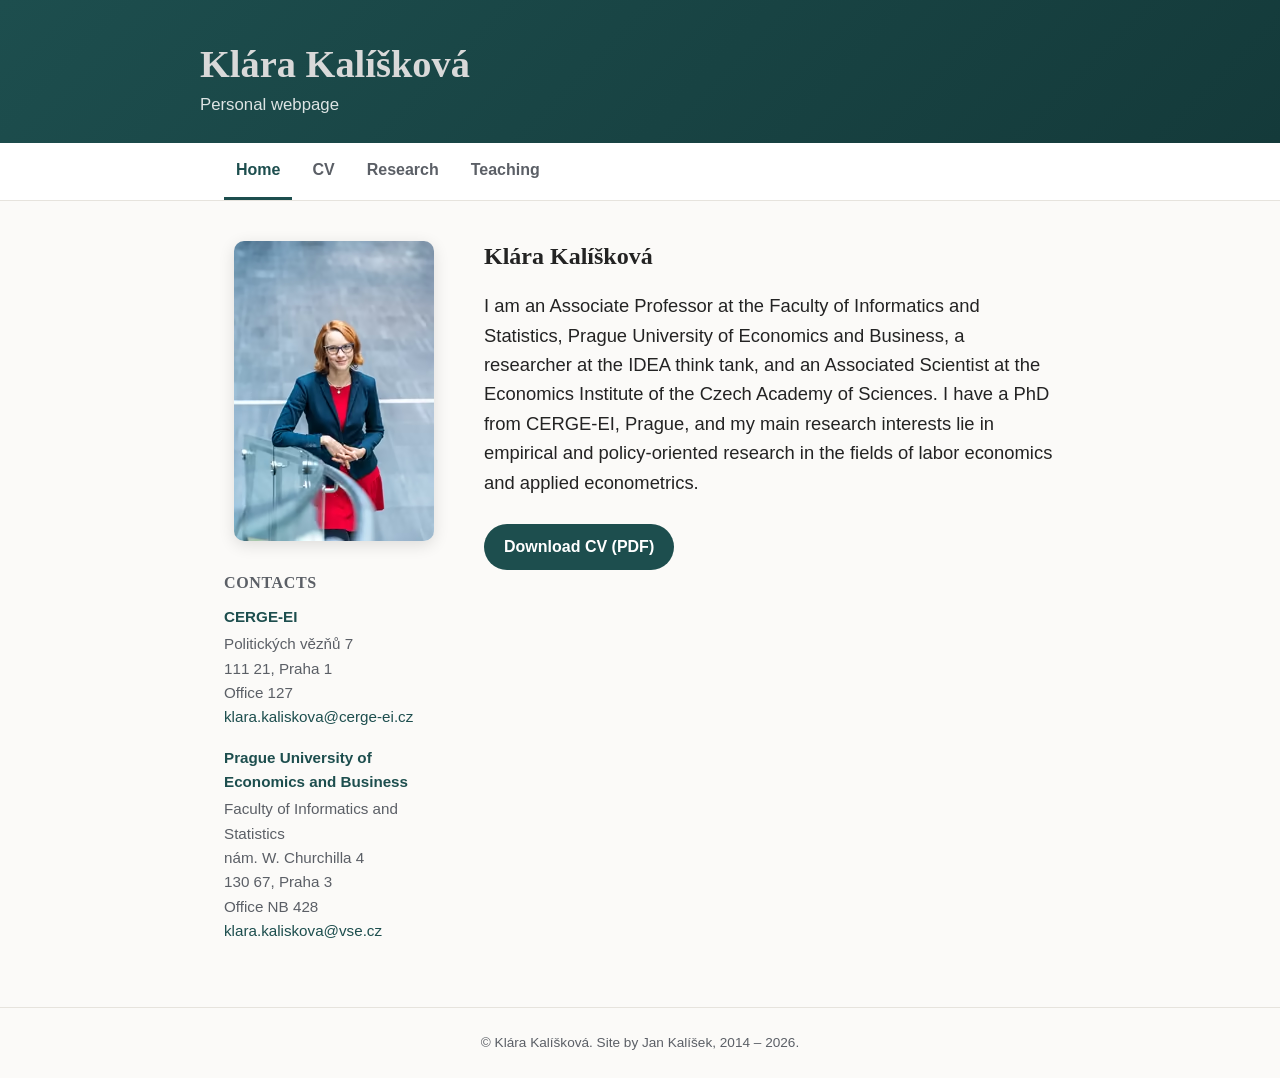
<file: index.html>
<!DOCTYPE html>
<html lang="en">
<head>
<meta charset="UTF-8">
<meta name="viewport" content="width=device-width, initial-scale=1.0">
<title>Klára Kalíšková – Personal Webpage</title>
<meta name="description" content="Klára Kalíšková, Associate Professor at Prague University of Economics and Business, researcher at IDEA think tank and the Economics Institute of the Czech Academy of Sciences.">
<link rel="stylesheet" href="assets/css/style.css">
</head>
<body>

<header class="site-header">
  <div class="site-header-inner">
    <h1 class="site-title">Klára Kalíšková</h1>
    <p class="site-subtitle">Personal webpage</p>
  </div>
</header>

<nav class="main-nav">
  <ul>
    <li><a href="index.html" class="active">Home</a></li>
    <li><a href="cv.html">CV</a></li>
    <li><a href="research.html">Research</a></li>
    <li><a href="teaching.html">Teaching</a></li>
  </ul>
</nav>

<main>
  <aside class="sidebar">
    <picture>
      <source type="image/avif" srcset="assets/img/kkaliskova-200w.avif 200w, assets/img/kkaliskova-400w.avif 400w" sizes="200px">
      <source type="image/webp" srcset="assets/img/kkaliskova-200w.webp 200w, assets/img/kkaliskova-400w.webp 400w" sizes="200px">
      <img src="assets/img/kkaliskova-400w.jpg" srcset="assets/img/kkaliskova-200w.jpg 200w, assets/img/kkaliskova-400w.jpg 400w" sizes="200px" alt="Klára Kalíšková" width="200" height="300" fetchpriority="high" decoding="async">
    </picture>
    <h2>Contacts</h2>
    <div class="contact-block">
      <div class="org">
        <strong><a href="https://www.cerge-ei.cz/" target="_blank" rel="noopener">CERGE-EI</a></strong>
        <address>
          Politických vězňů 7<br>
          111 21, Praha 1<br>
          Office 127<br>
          <a href="mailto:klara.kaliskova@cerge-ei.cz">klara.kaliskova@cerge-ei.cz</a>
        </address>
      </div>
      <div class="org">
        <strong><a href="https://fis.vse.cz/english/" target="_blank" rel="noopener">Prague University of Economics and Business</a></strong>
        <address>
          Faculty of Informatics and Statistics<br>
          nám. W. Churchilla 4<br>
          130 67, Praha 3<br>
          Office NB 428<br>
          <a href="mailto:klara.kaliskova@vse.cz">klara.kaliskova@vse.cz</a>
        </address>
      </div>
    </div>
  </aside>

  <div class="content">
    <section>
      <h1>Klára Kalíšková</h1>
      <p class="lead">I am an Associate Professor at the Faculty of Informatics and Statistics, Prague University of Economics and Business, a researcher at the IDEA think tank, and an Associated Scientist at the Economics Institute of the Czech Academy of Sciences. I have a PhD from CERGE-EI, Prague, and my main research interests lie in empirical and policy-oriented research in the fields of labor economics and applied econometrics.</p>
      <p><a class="btn" href="assets/files/kaliskova_cv.pdf" target="_blank" rel="noopener">Download CV (PDF)</a></p>
    </section>
  </div>
</main>

<footer class="site-footer">
  &copy; Klára Kalíšková. Site by Jan Kalíšek, 2014 &ndash; 2026.
</footer>

</body>
</html>
</file>
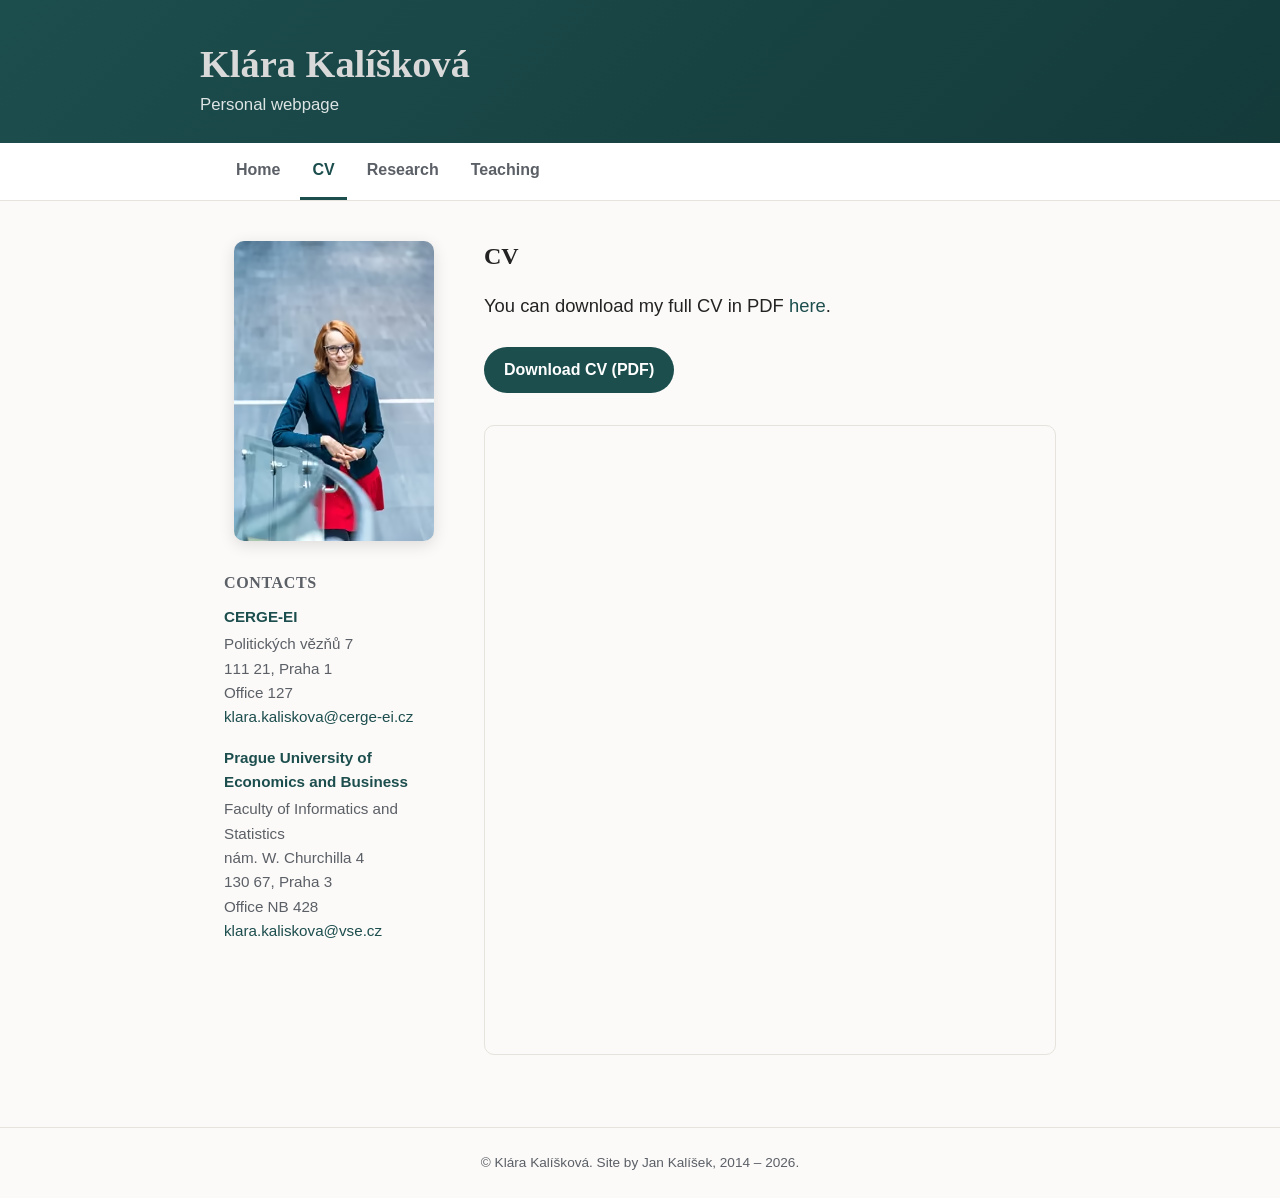
<file: cv.html>
<!DOCTYPE html>
<html lang="en">
<head>
<meta charset="UTF-8">
<meta name="viewport" content="width=device-width, initial-scale=1.0">
<title>CV – Klára Kalíšková</title>
<link rel="stylesheet" href="assets/css/style.css">
</head>
<body>

<header class="site-header">
  <div class="site-header-inner">
    <h1 class="site-title">Klára Kalíšková</h1>
    <p class="site-subtitle">Personal webpage</p>
  </div>
</header>

<nav class="main-nav">
  <ul>
    <li><a href="index.html">Home</a></li>
    <li><a href="cv.html" class="active">CV</a></li>
    <li><a href="research.html">Research</a></li>
    <li><a href="teaching.html">Teaching</a></li>
  </ul>
</nav>

<main>
  <aside class="sidebar">
    <picture>
      <source type="image/avif" srcset="assets/img/kkaliskova-200w.avif 200w, assets/img/kkaliskova-400w.avif 400w" sizes="200px">
      <source type="image/webp" srcset="assets/img/kkaliskova-200w.webp 200w, assets/img/kkaliskova-400w.webp 400w" sizes="200px">
      <img src="assets/img/kkaliskova-400w.jpg" srcset="assets/img/kkaliskova-200w.jpg 200w, assets/img/kkaliskova-400w.jpg 400w" sizes="200px" alt="Klára Kalíšková" width="200" height="300" fetchpriority="high" decoding="async">
    </picture>
    <h2>Contacts</h2>
    <div class="contact-block">
      <div class="org">
        <strong><a href="https://www.cerge-ei.cz/" target="_blank" rel="noopener">CERGE-EI</a></strong>
        <address>
          Politických vězňů 7<br>
          111 21, Praha 1<br>
          Office 127<br>
          <a href="mailto:klara.kaliskova@cerge-ei.cz">klara.kaliskova@cerge-ei.cz</a>
        </address>
      </div>
      <div class="org">
        <strong><a href="https://fis.vse.cz/english/" target="_blank" rel="noopener">Prague University of Economics and Business</a></strong>
        <address>
          Faculty of Informatics and Statistics<br>
          nám. W. Churchilla 4<br>
          130 67, Praha 3<br>
          Office NB 428<br>
          <a href="mailto:klara.kaliskova@vse.cz">klara.kaliskova@vse.cz</a>
        </address>
      </div>
    </div>
  </aside>

  <div class="content">
    <section>
      <h1>CV</h1>
      <p class="lead">You can download my full CV in PDF <a href="assets/files/kaliskova_cv.pdf" target="_blank" rel="noopener">here</a>.</p>
      <p><a class="btn" href="assets/files/kaliskova_cv.pdf" target="_blank" rel="noopener">Download CV (PDF)</a></p>
      <iframe class="doc-embed" src="assets/files/kaliskova_cv.pdf" title="CV of Klára Kalíšková"></iframe>
    </section>
  </div>
</main>

<footer class="site-footer">
  &copy; Klára Kalíšková. Site by Jan Kalíšek, 2014 &ndash; 2026.
</footer>

</body>
</html>
</file>
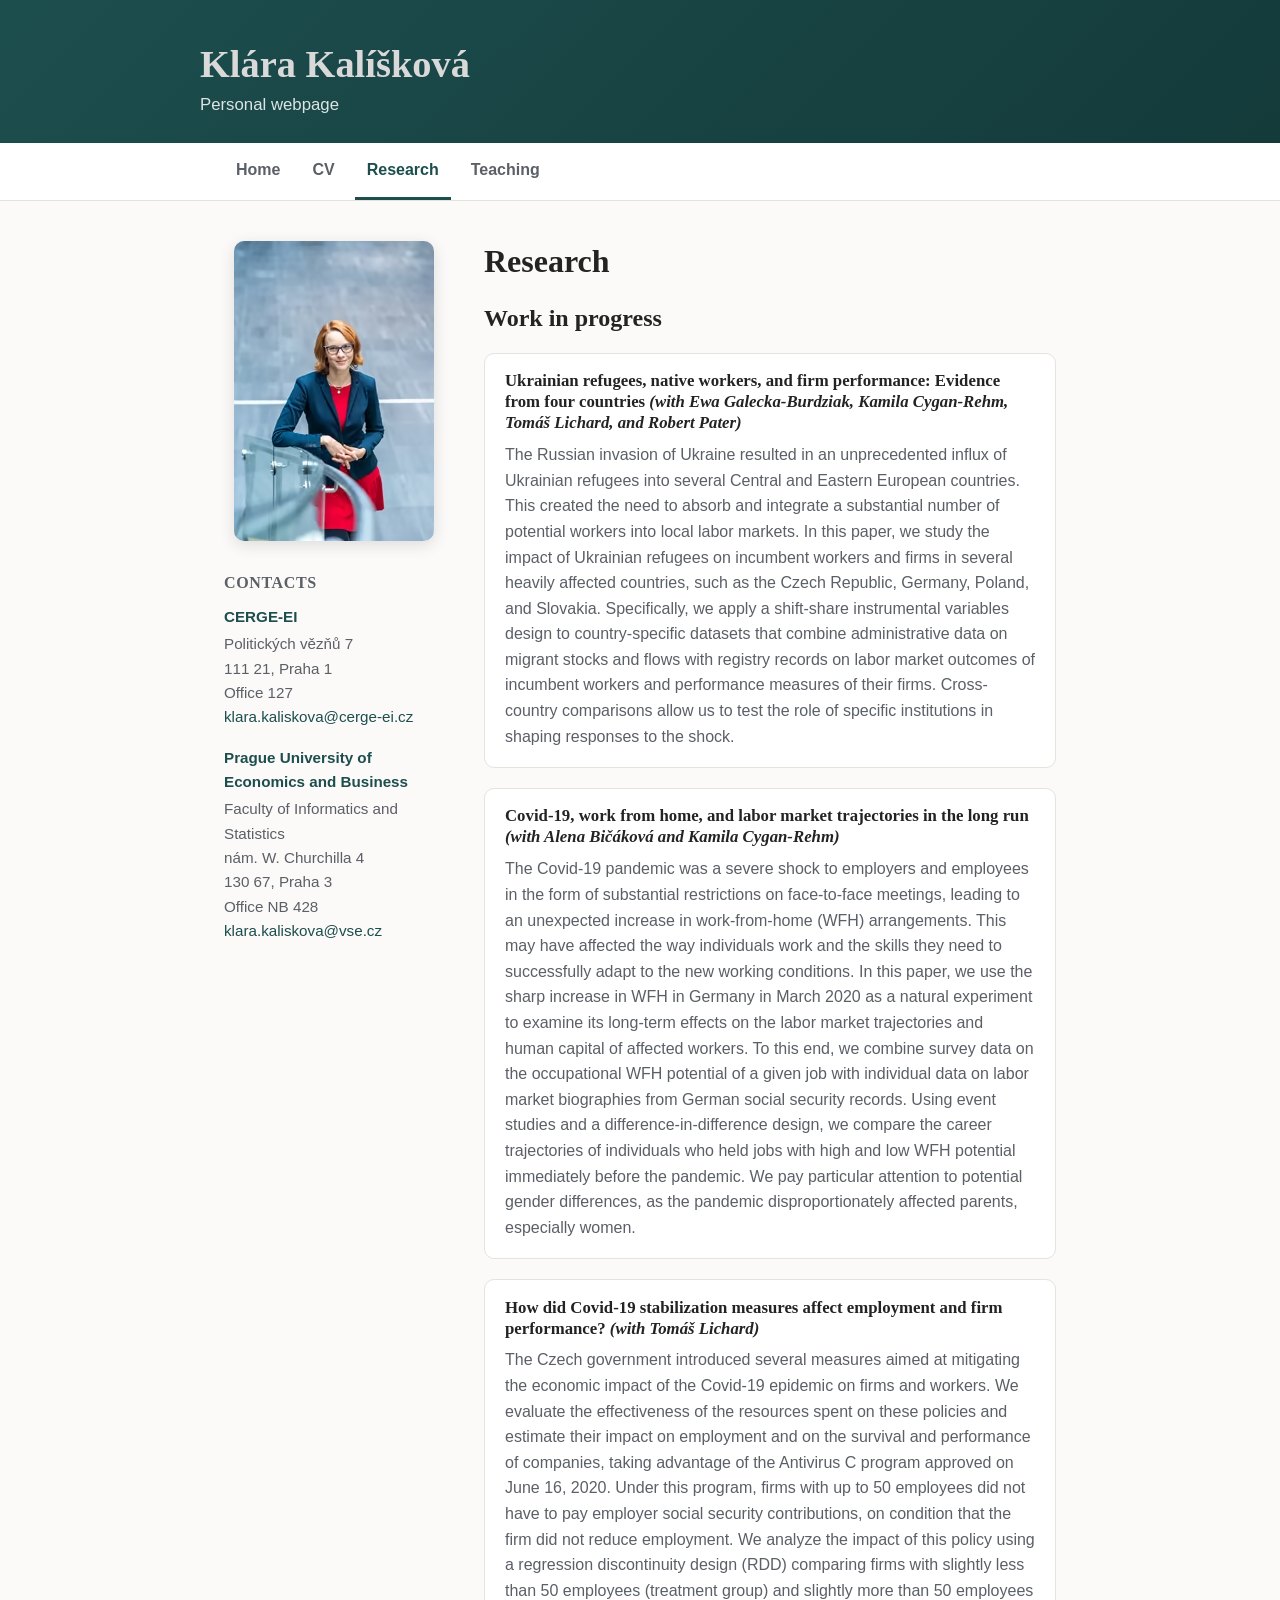
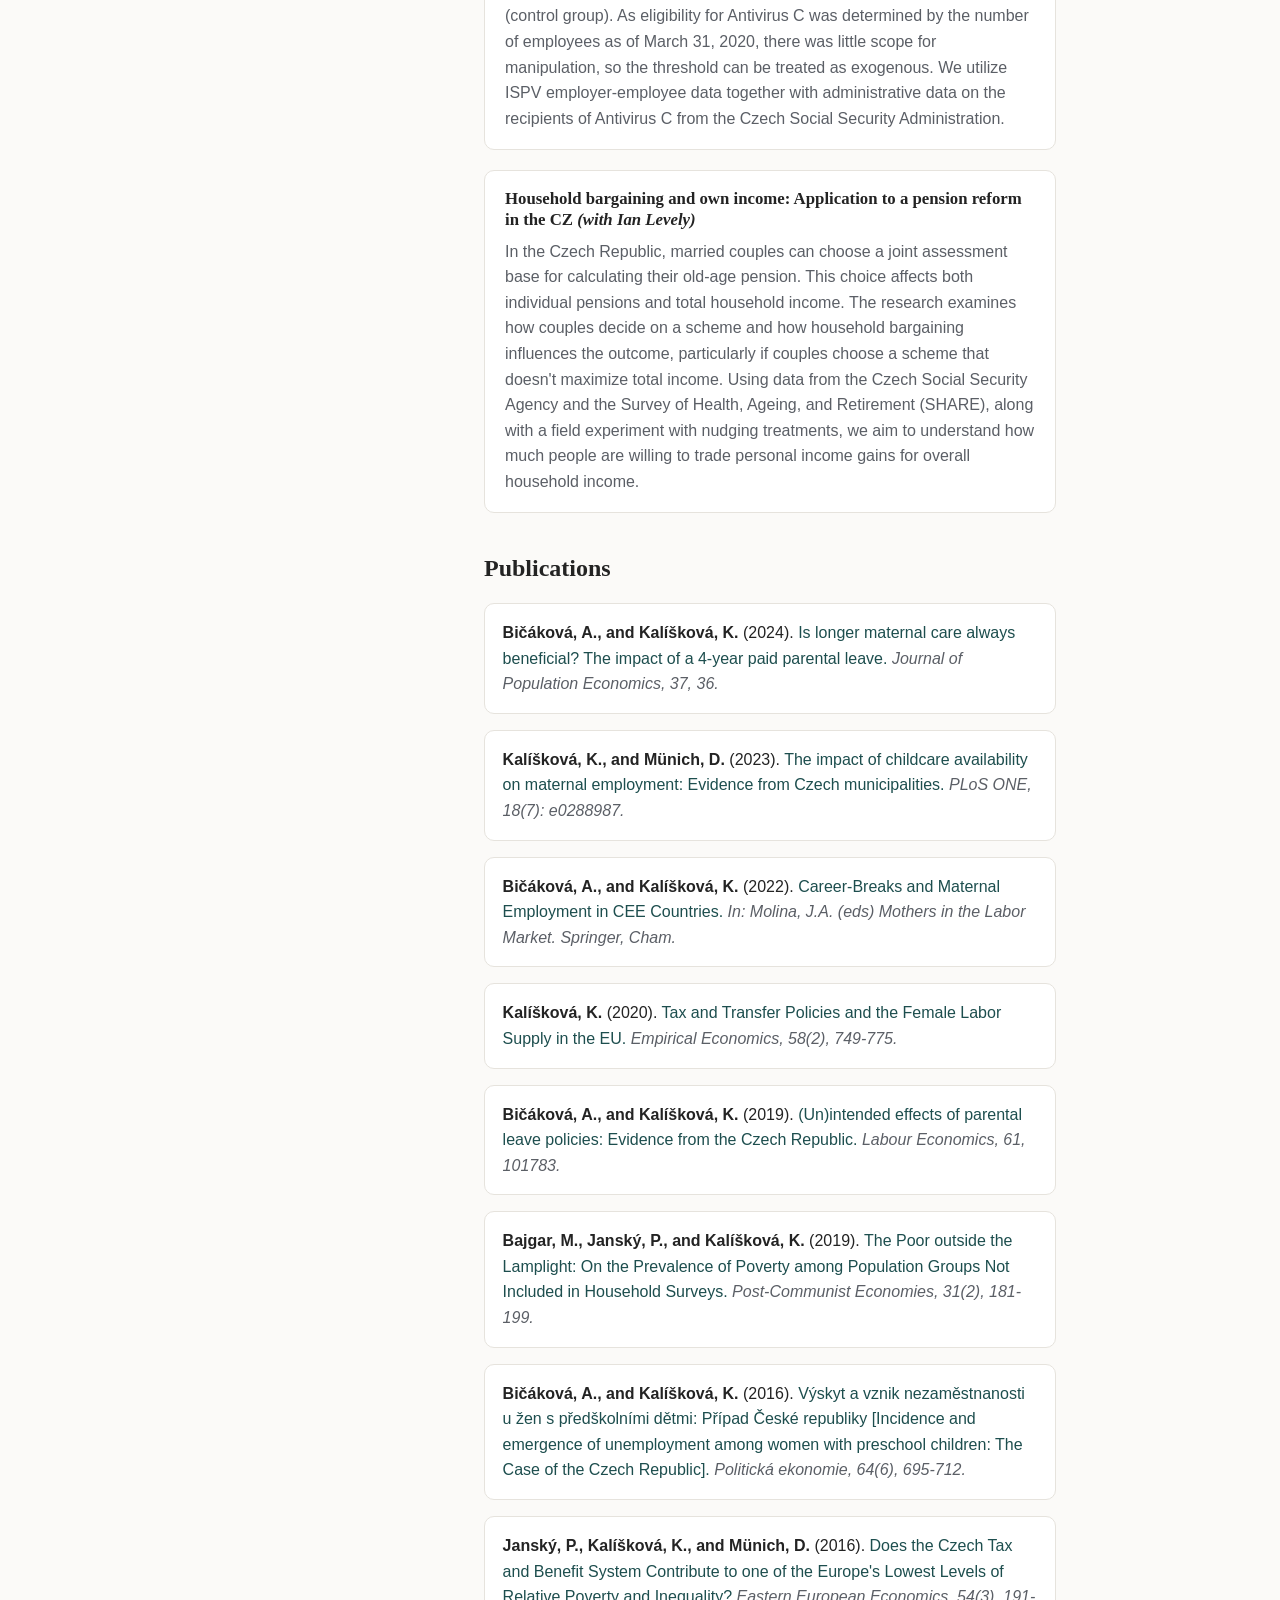
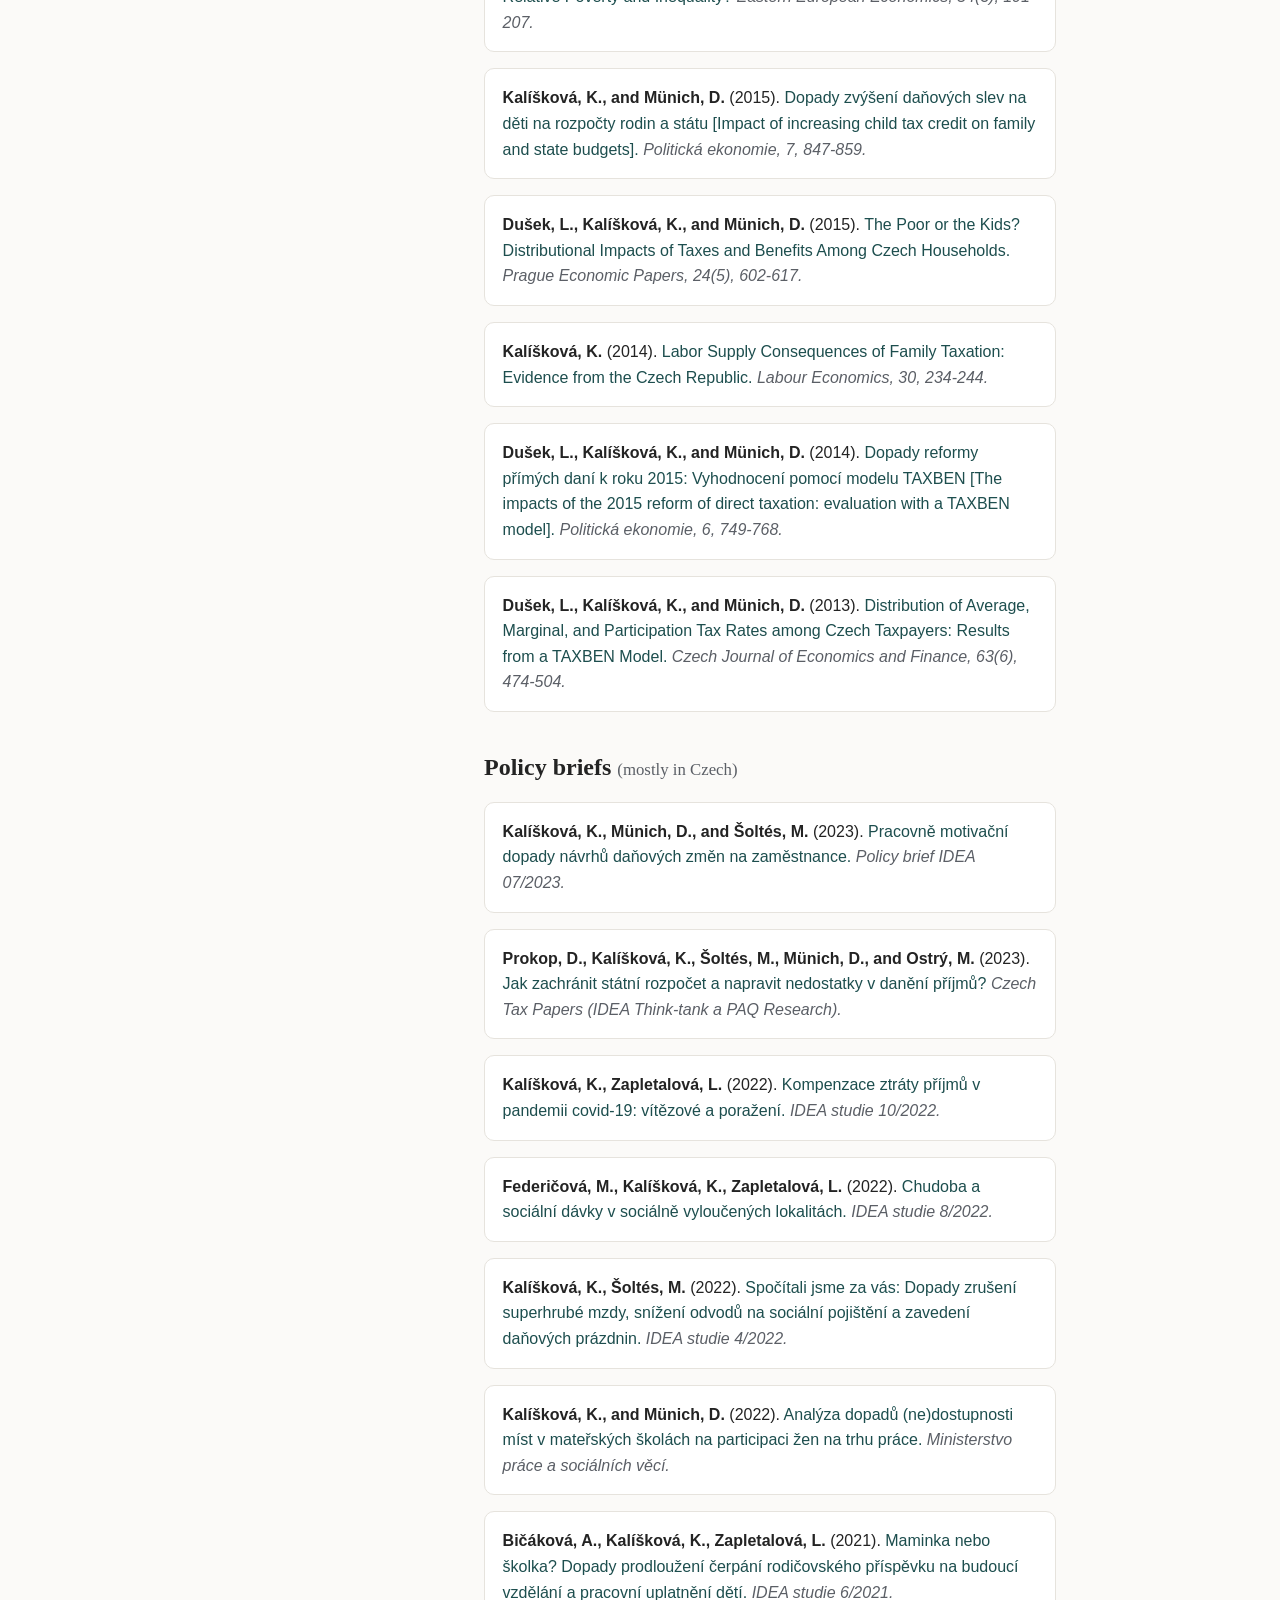
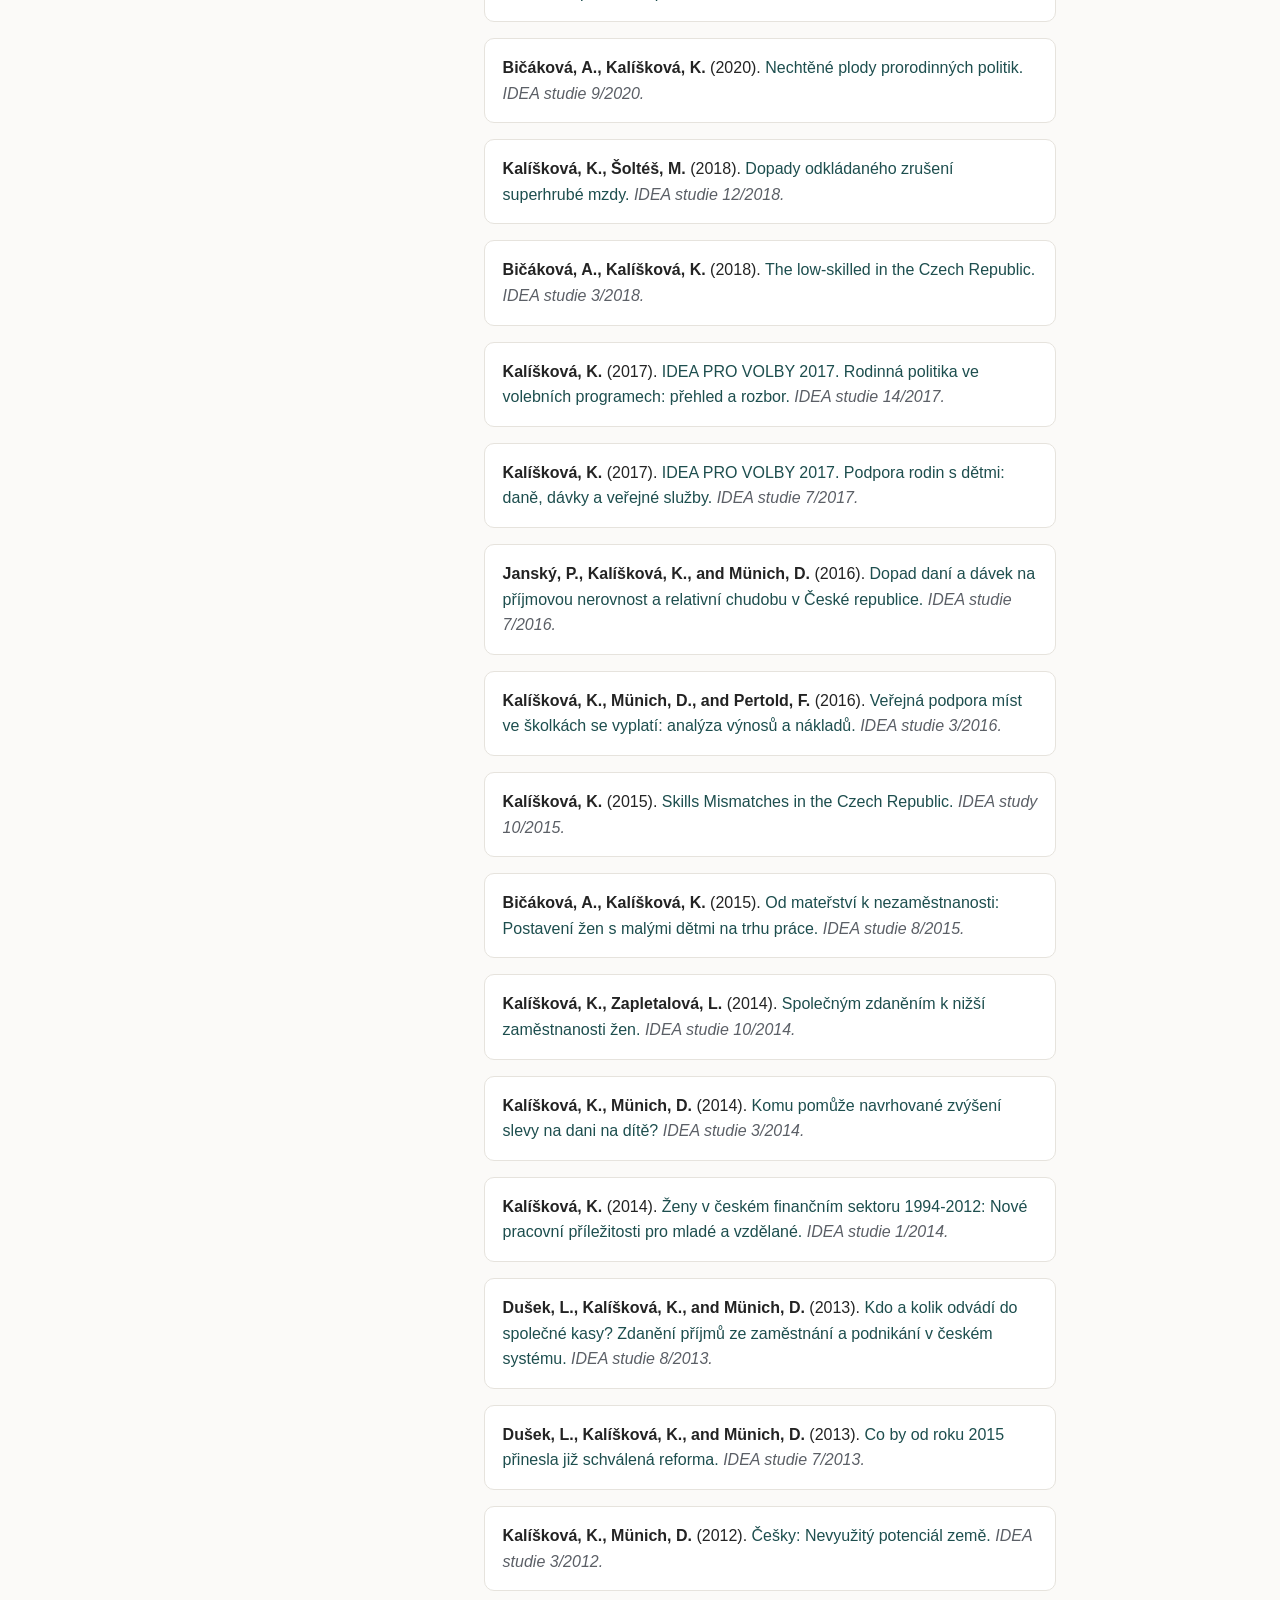
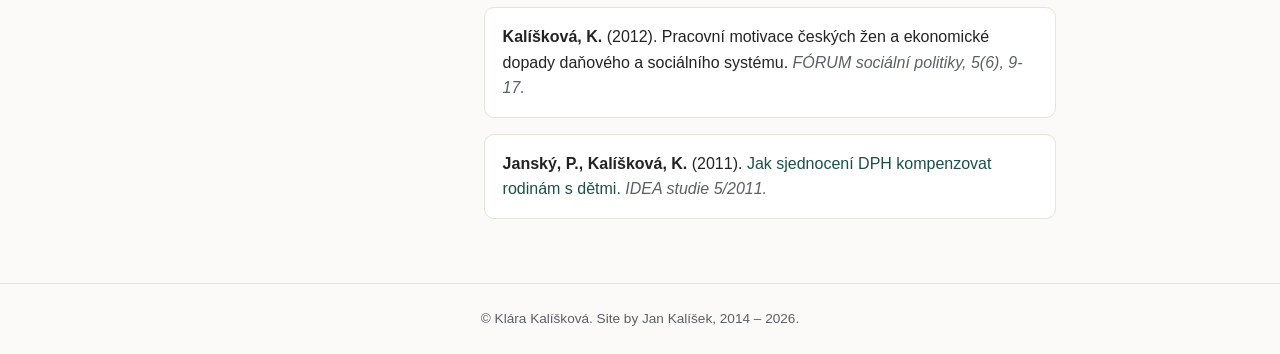
<file: research.html>
<!DOCTYPE html>
<html lang="en">
<head>
<meta charset="UTF-8">
<meta name="viewport" content="width=device-width, initial-scale=1.0">
<title>Research – Klára Kalíšková</title>
<link rel="stylesheet" href="assets/css/style.css">
</head>
<body>

<header class="site-header">
  <div class="site-header-inner">
    <h1 class="site-title">Klára Kalíšková</h1>
    <p class="site-subtitle">Personal webpage</p>
  </div>
</header>

<nav class="main-nav">
  <ul>
    <li><a href="index.html">Home</a></li>
    <li><a href="cv.html">CV</a></li>
    <li><a href="research.html" class="active">Research</a></li>
    <li><a href="teaching.html">Teaching</a></li>
  </ul>
</nav>

<main>
  <aside class="sidebar">
    <picture>
      <source type="image/avif" srcset="assets/img/kkaliskova-200w.avif 200w, assets/img/kkaliskova-400w.avif 400w" sizes="200px">
      <source type="image/webp" srcset="assets/img/kkaliskova-200w.webp 200w, assets/img/kkaliskova-400w.webp 400w" sizes="200px">
      <img src="assets/img/kkaliskova-400w.jpg" srcset="assets/img/kkaliskova-200w.jpg 200w, assets/img/kkaliskova-400w.jpg 400w" sizes="200px" alt="Klára Kalíšková" width="200" height="300" fetchpriority="high" decoding="async">
    </picture>
    <h2>Contacts</h2>
    <div class="contact-block">
      <div class="org">
        <strong><a href="https://www.cerge-ei.cz/" target="_blank" rel="noopener">CERGE-EI</a></strong>
        <address>
          Politických vězňů 7<br>
          111 21, Praha 1<br>
          Office 127<br>
          <a href="mailto:klara.kaliskova@cerge-ei.cz">klara.kaliskova@cerge-ei.cz</a>
        </address>
      </div>
      <div class="org">
        <strong><a href="https://fis.vse.cz/english/" target="_blank" rel="noopener">Prague University of Economics and Business</a></strong>
        <address>
          Faculty of Informatics and Statistics<br>
          nám. W. Churchilla 4<br>
          130 67, Praha 3<br>
          Office NB 428<br>
          <a href="mailto:klara.kaliskova@vse.cz">klara.kaliskova@vse.cz</a>
        </address>
      </div>
    </div>
  </aside>

  <div class="content">
    <h1>Research</h1>

    <section>
      <h2>Work in progress</h2>

      <div class="wip-item">
        <h3>Ukrainian refugees, native workers, and firm performance: Evidence from four countries <em>(with Ewa Galecka-Burdziak, Kamila Cygan-Rehm, Tomáš Lichard, and Robert Pater)</em></h3>
        <p>The Russian invasion of Ukraine resulted in an unprecedented influx of Ukrainian refugees into several Central and Eastern European countries. This created the need to absorb and integrate a substantial number of potential workers into local labor markets. In this paper, we study the impact of Ukrainian refugees on incumbent workers and firms in several heavily affected countries, such as the Czech Republic, Germany, Poland, and Slovakia. Specifically, we apply a shift-share instrumental variables design to country-specific datasets that combine administrative data on migrant stocks and flows with registry records on labor market outcomes of incumbent workers and performance measures of their firms. Cross-country comparisons allow us to test the role of specific institutions in shaping responses to the shock.</p>
      </div>

      <div class="wip-item">
        <h3>Covid-19, work from home, and labor market trajectories in the long run <em>(with Alena Bičáková and Kamila Cygan-Rehm)</em></h3>
        <p>The Covid-19 pandemic was a severe shock to employers and employees in the form of substantial restrictions on face-to-face meetings, leading to an unexpected increase in work-from-home (WFH) arrangements. This may have affected the way individuals work and the skills they need to successfully adapt to the new working conditions. In this paper, we use the sharp increase in WFH in Germany in March 2020 as a natural experiment to examine its long-term effects on the labor market trajectories and human capital of affected workers. To this end, we combine survey data on the occupational WFH potential of a given job with individual data on labor market biographies from German social security records. Using event studies and a difference-in-difference design, we compare the career trajectories of individuals who held jobs with high and low WFH potential immediately before the pandemic. We pay particular attention to potential gender differences, as the pandemic disproportionately affected parents, especially women.</p>
      </div>

      <div class="wip-item">
        <h3>How did Covid-19 stabilization measures affect employment and firm performance? <em>(with Tomáš Lichard)</em></h3>
        <p>The Czech government introduced several measures aimed at mitigating the economic impact of the Covid-19 epidemic on firms and workers. We evaluate the effectiveness of the resources spent on these policies and estimate their impact on employment and on the survival and performance of companies, taking advantage of the Antivirus C program approved on June 16, 2020. Under this program, firms with up to 50 employees did not have to pay employer social security contributions, on condition that the firm did not reduce employment. We analyze the impact of this policy using a regression discontinuity design (RDD) comparing firms with slightly less than 50 employees (treatment group) and slightly more than 50 employees (control group). As eligibility for Antivirus C was determined by the number of employees as of March 31, 2020, there was little scope for manipulation, so the threshold can be treated as exogenous. We utilize ISPV employer-employee data together with administrative data on the recipients of Antivirus C from the Czech Social Security Administration.</p>
      </div>

      <div class="wip-item">
        <h3>Household bargaining and own income: Application to a pension reform in the CZ <em>(with Ian Levely)</em></h3>
        <p>In the Czech Republic, married couples can choose a joint assessment base for calculating their old-age pension. This choice affects both individual pensions and total household income. The research examines how couples decide on a scheme and how household bargaining influences the outcome, particularly if couples choose a scheme that doesn't maximize total income. Using data from the Czech Social Security Agency and the Survey of Health, Ageing, and Retirement (SHARE), along with a field experiment with nudging treatments, we aim to understand how much people are willing to trade personal income gains for overall household income.</p>
      </div>
    </section>

    <section>
      <h2>Publications</h2>
      <ul class="pub-list">
        <li><span class="pub-authors">Bičáková, A., and Kalíšková, K.</span> (2024). <a href="https://doi.org/10.1007/s00148-024-01010-1" target="_blank" rel="noopener">Is longer maternal care always beneficial? The impact of a 4-year paid parental leave.</a> <span class="pub-journal">Journal of Population Economics, 37, 36.</span></li>
        <li><span class="pub-authors">Kalíšková, K., and Münich, D.</span> (2023). <a href="https://journals.plos.org/plosone/article?id=10.1371/journal.pone.0288987" target="_blank" rel="noopener">The impact of childcare availability on maternal employment: Evidence from Czech municipalities.</a> <span class="pub-journal">PLoS ONE, 18(7): e0288987.</span></li>
        <li><span class="pub-authors">Bičáková, A., and Kalíšková, K.</span> (2022). <a href="https://link.springer.com/chapter/10.1007/978-3-030-99780-9_8" target="_blank" rel="noopener">Career-Breaks and Maternal Employment in CEE Countries.</a> <span class="pub-journal">In: Molina, J.A. (eds) Mothers in the Labor Market. Springer, Cham.</span></li>
        <li><span class="pub-authors">Kalíšková, K.</span> (2020). <a href="https://www.researchgate.net/publication/326756650_Tax_and_transfer_policies_and_the_female_labor_supply_in_the_EU" target="_blank" rel="noopener">Tax and Transfer Policies and the Female Labor Supply in the EU.</a> <span class="pub-journal">Empirical Economics, 58(2), 749-775.</span></li>
        <li><span class="pub-authors">Bičáková, A., and Kalíšková, K.</span> (2019). <a href="https://www.researchgate.net/publication/334484108_Unintended_effects_of_parental_leave_policies_Evidence_from_the_Czech_Republic" target="_blank" rel="noopener">(Un)intended effects of parental leave policies: Evidence from the Czech Republic.</a> <span class="pub-journal">Labour Economics, 61, 101783.</span></li>
        <li><span class="pub-authors">Bajgar, M., Janský, P., and Kalíšková, K.</span> (2019). <a href="https://www.researchgate.net/publication/329334574_The_poor_outside_the_lamplight_on_the_prevalence_of_poverty_among_population_groups_not_included_in_household_surveys" target="_blank" rel="noopener">The Poor outside the Lamplight: On the Prevalence of Poverty among Population Groups Not Included in Household Surveys.</a> <span class="pub-journal">Post-Communist Economies, 31(2), 181-199.</span></li>
        <li><span class="pub-authors">Bičáková, A., and Kalíšková, K.</span> (2016). <a href="https://www.vse.cz/polek/download.php?jnl=polek&pdf=1104.pdf" target="_blank" rel="noopener">Výskyt a vznik nezaměstnanosti u žen s předškolními dětmi: Případ České republiky [Incidence and emergence of unemployment among women with preschool children: The Case of the Czech Republic].</a> <span class="pub-journal">Politická ekonomie, 64(6), 695-712.</span></li>
        <li><span class="pub-authors">Janský, P., Kalíšková, K., and Münich, D.</span> (2016). <a href="https://www.tandfonline.com/doi/abs/10.1080/00128775.2016.1149035" target="_blank" rel="noopener">Does the Czech Tax and Benefit System Contribute to one of the Europe's Lowest Levels of Relative Poverty and Inequality?</a> <span class="pub-journal">Eastern European Economics, 54(3), 191-207.</span></li>
        <li><span class="pub-authors">Kalíšková, K., and Münich, D.</span> (2015). <a href="https://www.vse.cz/polek/download.php?jnl=polek&pdf=1038.pdf" target="_blank" rel="noopener">Dopady zvýšení daňových slev na děti na rozpočty rodin a státu [Impact of increasing child tax credit on family and state budgets].</a> <span class="pub-journal">Politická ekonomie, 7, 847-859.</span></li>
        <li><span class="pub-authors">Dušek, L., Kalíšková, K., and Münich, D.</span> (2015). <a href="https://econpapers.repec.org/article/prgjnlpep/v_3a2015_3ay_3a2015_3ai_3a5_3aid_3a550_3ap_3a602-618.htm" target="_blank" rel="noopener">The Poor or the Kids? Distributional Impacts of Taxes and Benefits Among Czech Households.</a> <span class="pub-journal">Prague Economic Papers, 24(5), 602-617.</span></li>
        <li><span class="pub-authors">Kalíšková, K.</span> (2014). <a href="https://www.sciencedirect.com/science/article/abs/pii/S0927537114000517" target="_blank" rel="noopener">Labor Supply Consequences of Family Taxation: Evidence from the Czech Republic.</a> <span class="pub-journal">Labour Economics, 30, 234-244.</span></li>
        <li><span class="pub-authors">Dušek, L., Kalíšková, K., and Münich, D.</span> (2014). <a href="https://www.vse.cz/polek/980" target="_blank" rel="noopener">Dopady reformy přímých daní k roku 2015: Vyhodnocení pomocí modelu TAXBEN [The impacts of the 2015 reform of direct taxation: evaluation with a TAXBEN model].</a> <span class="pub-journal">Politická ekonomie, 6, 749-768.</span></li>
        <li><span class="pub-authors">Dušek, L., Kalíšková, K., and Münich, D.</span> (2013). <a href="https://econpapers.repec.org/article/faufauart/v_3a63_3ay_3a2013_3ai_3a6_3ap_3a474-504.htm" target="_blank" rel="noopener">Distribution of Average, Marginal, and Participation Tax Rates among Czech Taxpayers: Results from a TAXBEN Model.</a> <span class="pub-journal">Czech Journal of Economics and Finance, 63(6), 474-504.</span></li>
      </ul>
    </section>

    <section>
      <h2>Policy briefs <span style="font-weight:400; font-size:0.7em; color:var(--color-muted);">(mostly in Czech)</span></h2>
      <ul class="pub-list">
        <li><span class="pub-authors">Kalíšková, K., Münich, D., and Šoltés, M.</span> (2023). <a href="https://idea.cerge-ei.cz/documents/IDEA_Policy_brief_Danove_zmeny_0714.pdf" target="_blank" rel="noopener">Pracovně motivační dopady návrhů daňových změn na zaměstnance.</a> <span class="pub-journal">Policy brief IDEA 07/2023.</span></li>
        <li><span class="pub-authors">Prokop, D., Kalíšková, K., Šoltés, M., Münich, D., and Ostrý, M.</span> (2023). <a href="https://idea.cerge-ei.cz/files/PAQ_Research/IDEA_PAQ_Reforma_DPFO.pdf" target="_blank" rel="noopener">Jak zachránit státní rozpočet a napravit nedostatky v danění příjmů?</a> <span class="pub-journal">Czech Tax Papers (IDEA Think-tank a PAQ Research).</span></li>
        <li><span class="pub-authors">Kalíšková, K., Zapletalová, L.</span> (2022). <a href="https://idea.cerge-ei.cz/studies/kompenzace-ztraty-prijmu-v-pandemii-covid-19-vitezove-a-porazeni" target="_blank" rel="noopener">Kompenzace ztráty příjmů v pandemii covid-19: vítězové a poražení.</a> <span class="pub-journal">IDEA studie 10/2022.</span></li>
        <li><span class="pub-authors">Federičová, M., Kalíšková, K., Zapletalová, L.</span> (2022). <a href="https://idea.cerge-ei.cz/studies/chudoba-a-socialni-davky-v-socialne-vyloucenych-lokalitach" target="_blank" rel="noopener">Chudoba a sociální dávky v sociálně vyloučených lokalitách.</a> <span class="pub-journal">IDEA studie 8/2022.</span></li>
        <li><span class="pub-authors">Kalíšková, K., Šoltés, M.</span> (2022). <a href="https://idea.cerge-ei.cz/studies/spocitali-jsme-za-vas-dopady-zruseni-superhrube-mzdy-snizeni-odvodu-na-socialni-pojisteni-a-zavedeni-danovych-prazdnin" target="_blank" rel="noopener">Spočítali jsme za vás: Dopady zrušení superhrubé mzdy, snížení odvodů na sociální pojištění a zavedení daňových prázdnin.</a> <span class="pub-journal">IDEA studie 4/2022.</span></li>
        <li><span class="pub-authors">Kalíšková, K., and Münich, D.</span> (2022). <a href="https://rovnaodmena.cz/wp-content/uploads/2022/01/Analyza_dostupnosti_MS_03_jednostrany_26012022.pdf" target="_blank" rel="noopener">Analýza dopadů (ne)dostupnosti míst v mateřských školách na participaci žen na trhu práce.</a> <span class="pub-journal">Ministerstvo práce a sociálních věcí.</span></li>
        <li><span class="pub-authors">Bičáková, A., Kalíšková, K., Zapletalová, L.</span> (2021). <a href="https://idea.cerge-ei.cz/studies/maminka-nebo-skolka-dopady-prodlouzeni-cerpani-rodicovskeho-prispevku-na-budouci-vzdelani-a-pracovni-uplatneni-deti" target="_blank" rel="noopener">Maminka nebo školka? Dopady prodloužení čerpání rodičovského příspěvku na budoucí vzdělání a pracovní uplatnění dětí.</a> <span class="pub-journal">IDEA studie 6/2021.</span></li>
        <li><span class="pub-authors">Bičáková, A., Kalíšková, K.</span> (2020). <a href="https://idea.cerge-ei.cz/studies/nechtene-plody-prorodinnych-politik" target="_blank" rel="noopener">Nechtěné plody prorodinných politik.</a> <span class="pub-journal">IDEA studie 9/2020.</span></li>
        <li><span class="pub-authors">Kalíšková, K., Šoltéš, M.</span> (2018). <a href="https://idea.cerge-ei.cz/files/IDEA_Studie_12_2018_Dopady_danove_reformy/IDEA_Studie_12_2018_Dopady_danove_reformy.html" target="_blank" rel="noopener">Dopady odkládaného zrušení superhrubé mzdy.</a> <span class="pub-journal">IDEA studie 12/2018.</span></li>
        <li><span class="pub-authors">Bičáková, A., Kalíšková, K.</span> (2018). <a href="https://idea.cerge-ei.cz/files/IDEA_Study_3_2018_Low_skilled/mobile/index.html" target="_blank" rel="noopener">The low-skilled in the Czech Republic.</a> <span class="pub-journal">IDEA studie 3/2018.</span></li>
        <li><span class="pub-authors">Kalíšková, K.</span> (2017). <a href="https://idea.cerge-ei.cz/files/IDEA_Studie_14_2017_Rodinna_politika_ve_volebnich_programech/mobile/index.html" target="_blank" rel="noopener">IDEA PRO VOLBY 2017. Rodinná politika ve volebních programech: přehled a rozbor.</a> <span class="pub-journal">IDEA studie 14/2017.</span></li>
        <li><span class="pub-authors">Kalíšková, K.</span> (2017). <a href="https://idea.cerge-ei.cz/files/IDEA_Studie_7_2017_Podpora_rodin_s_detmi/mobile/index.html" target="_blank" rel="noopener">IDEA PRO VOLBY 2017. Podpora rodin s dětmi: daně, dávky a veřejné služby.</a> <span class="pub-journal">IDEA studie 7/2017.</span></li>
        <li><span class="pub-authors">Janský, P., Kalíšková, K., and Münich, D.</span> (2016). <a href="https://idea.cerge-ei.cz/files/IDEA_Studie_7_2016_Dopad_dani_a_davek_na_chudobu/files/downloads/IDEA_Studie_7_2016_Dopad_dani_a_davek_na_chudobu.pdf" target="_blank" rel="noopener">Dopad daní a dávek na příjmovou nerovnost a relativní chudobu v České republice.</a> <span class="pub-journal">IDEA studie 7/2016.</span></li>
        <li><span class="pub-authors">Kalíšková, K., Münich, D., and Pertold, F.</span> (2016). <a href="http://idea.cerge-ei.cz/files/IDEA_Studie_3_2016_Verejna_podpora_mist_ve_skolkach/IDEA_Studie_3_2016_Verejna_podpora_mist_ve_skolkach.html" target="_blank" rel="noopener">Veřejná podpora míst ve školkách se vyplatí: analýza výnosů a nákladů.</a> <span class="pub-journal">IDEA studie 3/2016.</span></li>
        <li><span class="pub-authors">Kalíšková, K.</span> (2015). <a href="https://idea.cerge-ei.cz/files/IDEA_Study_10_Skills_Mismatches/mobile/index.html" target="_blank" rel="noopener">Skills Mismatches in the Czech Republic.</a> <span class="pub-journal">IDEA study 10/2015.</span></li>
        <li><span class="pub-authors">Bičáková, A., Kalíšková, K.</span> (2015). <a href="https://idea.cerge-ei.cz/files/IDEA_Studie_8_2015_Od_materstvi_k_nezamestnanosti/mobile/index.html" target="_blank" rel="noopener">Od mateřství k nezaměstnanosti: Postavení žen s malými dětmi na trhu práce.</a> <span class="pub-journal">IDEA studie 8/2015.</span></li>
        <li><span class="pub-authors">Kalíšková, K., Zapletalová, L.</span> (2014). <a href="http://idea.cerge-ei.cz/files/IDEA_Studie_10_2014.pdf" target="_blank" rel="noopener">Společným zdaněním k nižší zaměstnanosti žen.</a> <span class="pub-journal">IDEA studie 10/2014.</span></li>
        <li><span class="pub-authors">Kalíšková, K., Münich, D.</span> (2014). <a href="http://idea.cerge-ei.cz/files/IDEA_Studie_3_2014.pdf" target="_blank" rel="noopener">Komu pomůže navrhované zvýšení slevy na dani na dítě?</a> <span class="pub-journal">IDEA studie 3/2014.</span></li>
        <li><span class="pub-authors">Kalíšková, K.</span> (2014). <a href="http://idea.cerge-ei.cz/files/IDEA_Studie_01_2014.pdf" target="_blank" rel="noopener">Ženy v českém finančním sektoru 1994-2012: Nové pracovní příležitosti pro mladé a vzdělané.</a> <span class="pub-journal">IDEA studie 1/2014.</span></li>
        <li><span class="pub-authors">Dušek, L., Kalíšková, K., and Münich, D.</span> (2013). <a href="http://idea.cerge-ei.cz/files/IDEA_Studie_8_2013.pdf" target="_blank" rel="noopener">Kdo a kolik odvádí do společné kasy? Zdanění příjmů ze zaměstnání a podnikání v českém systému.</a> <span class="pub-journal">IDEA studie 8/2013.</span></li>
        <li><span class="pub-authors">Dušek, L., Kalíšková, K., and Münich, D.</span> (2013). <a href="http://idea.cerge-ei.cz/files/IDEA_Studie_7_2013.pdf" target="_blank" rel="noopener">Co by od roku 2015 přinesla již schválená reforma.</a> <span class="pub-journal">IDEA studie 7/2013.</span></li>
        <li><span class="pub-authors">Kalíšková, K., Münich, D.</span> (2012). <a href="http://idea.cerge-ei.cz/documents/kratka_studie_2012_03.pdf" target="_blank" rel="noopener">Češky: Nevyužitý potenciál země.</a> <span class="pub-journal">IDEA studie 3/2012.</span></li>
        <li><span class="pub-authors">Kalíšková, K.</span> (2012). Pracovní motivace českých žen a ekonomické dopady daňového a sociálního systému. <span class="pub-journal">FÓRUM sociální politiky, 5(6), 9-17.</span></li>
        <li><span class="pub-authors">Janský, P., Kalíšková, K.</span> (2011). <a href="http://idea.cerge-ei.cz/documents/kratka_studie_2011_05.pdf" target="_blank" rel="noopener">Jak sjednocení DPH kompenzovat rodinám s dětmi.</a> <span class="pub-journal">IDEA studie 5/2011.</span></li>
      </ul>
    </section>
  </div>
</main>

<footer class="site-footer">
  &copy; Klára Kalíšková. Site by Jan Kalíšek, 2014 &ndash; 2026.
</footer>

</body>
</html>
</file>
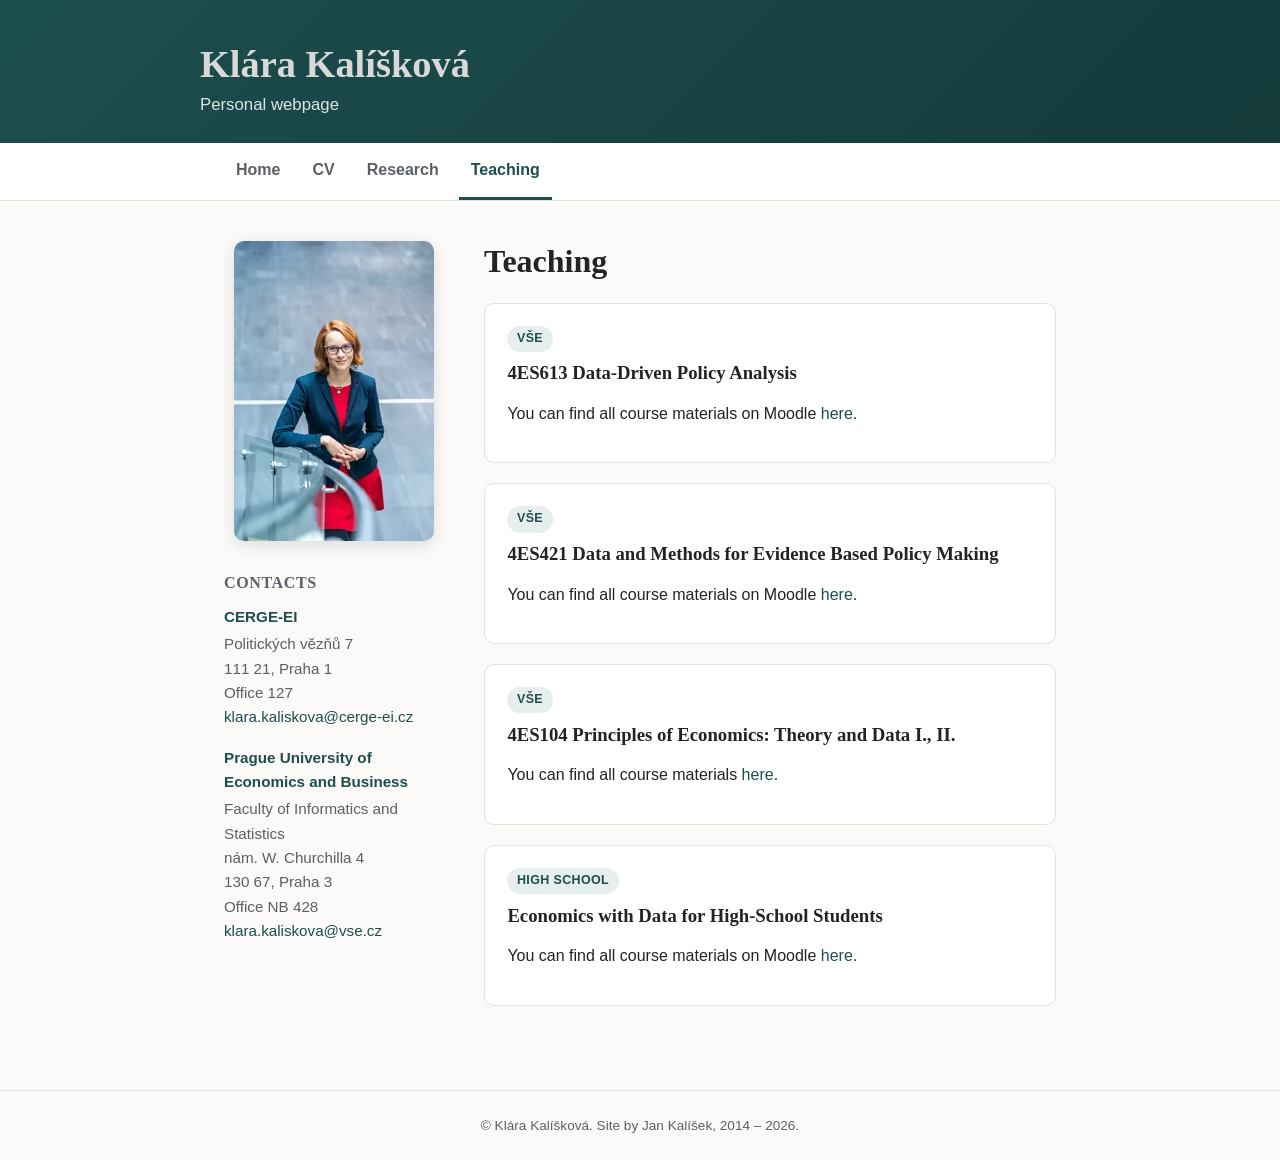
<file: teaching.html>
<!DOCTYPE html>
<html lang="en">
<head>
<meta charset="UTF-8">
<meta name="viewport" content="width=device-width, initial-scale=1.0">
<title>Teaching – Klára Kalíšková</title>
<link rel="stylesheet" href="assets/css/style.css">
</head>
<body>

<header class="site-header">
  <div class="site-header-inner">
    <h1 class="site-title">Klára Kalíšková</h1>
    <p class="site-subtitle">Personal webpage</p>
  </div>
</header>

<nav class="main-nav">
  <ul>
    <li><a href="index.html">Home</a></li>
    <li><a href="cv.html">CV</a></li>
    <li><a href="research.html">Research</a></li>
    <li><a href="teaching.html" class="active">Teaching</a></li>
  </ul>
</nav>

<main>
  <aside class="sidebar">
    <picture>
      <source type="image/avif" srcset="assets/img/kkaliskova-200w.avif 200w, assets/img/kkaliskova-400w.avif 400w" sizes="200px">
      <source type="image/webp" srcset="assets/img/kkaliskova-200w.webp 200w, assets/img/kkaliskova-400w.webp 400w" sizes="200px">
      <img src="assets/img/kkaliskova-400w.jpg" srcset="assets/img/kkaliskova-200w.jpg 200w, assets/img/kkaliskova-400w.jpg 400w" sizes="200px" alt="Klára Kalíšková" width="200" height="300" fetchpriority="high" decoding="async">
    </picture>
    <h2>Contacts</h2>
    <div class="contact-block">
      <div class="org">
        <strong><a href="https://www.cerge-ei.cz/" target="_blank" rel="noopener">CERGE-EI</a></strong>
        <address>
          Politických vězňů 7<br>
          111 21, Praha 1<br>
          Office 127<br>
          <a href="mailto:klara.kaliskova@cerge-ei.cz">klara.kaliskova@cerge-ei.cz</a>
        </address>
      </div>
      <div class="org">
        <strong><a href="https://fis.vse.cz/english/" target="_blank" rel="noopener">Prague University of Economics and Business</a></strong>
        <address>
          Faculty of Informatics and Statistics<br>
          nám. W. Churchilla 4<br>
          130 67, Praha 3<br>
          Office NB 428<br>
          <a href="mailto:klara.kaliskova@vse.cz">klara.kaliskova@vse.cz</a>
        </address>
      </div>
    </div>
  </aside>

  <div class="content">
    <h1>Teaching</h1>

    <section>
      <div class="course-card">
        <span class="tag">VŠE</span>
        <h3>4ES613 Data-Driven Policy Analysis</h3>
        <p>You can find all course materials on Moodle <a href="https://moodle.vse.cz/course/view.php?lang=en&id=11409" target="_blank" rel="noopener">here</a>.</p>
      </div>

      <div class="course-card">
        <span class="tag">VŠE</span>
        <h3>4ES421 Data and Methods for Evidence Based Policy Making</h3>
        <p>You can find all course materials on Moodle <a href="https://moodle.vse.cz/course/view.php?id=11729" target="_blank" rel="noopener">here</a>.</p>
      </div>

      <div class="course-card">
        <span class="tag">VŠE</span>
        <h3>4ES104 Principles of Economics: Theory and Data I., II.</h3>
        <p>You can find all course materials <a href="https://www.core-econ.org/" target="_blank" rel="noopener">here</a>.</p>
      </div>

      <div class="course-card">
        <span class="tag">High school</span>
        <h3>Economics with Data for High-School Students</h3>
        <p>You can find all course materials on Moodle <a href="https://moodle.vse.cz/course/view.php?lang=en&id=11891" target="_blank" rel="noopener">here</a>.</p>
      </div>
    </section>
  </div>
</main>

<footer class="site-footer">
  &copy; Klára Kalíšková. Site by Jan Kalíšek, 2014 &ndash; 2026.
</footer>

</body>
</html>
</file>
<file: assets/css/style.css>
:root {
  --color-bg: #fbfaf8;
  --color-surface: #ffffff;
  --color-text: #232323;
  --color-muted: #5b5f66;
  --color-accent: #1d4e4e;
  --color-accent-light: #e7efee;
  --color-border: #e6e3dd;
  --max-width: 880px;
  --radius: 10px;
  font-size: 16px;
}

* {
  box-sizing: border-box;
}

html {
  scroll-behavior: smooth;
}

body {
  margin: 0;
  font-family: "Source Sans Pro", -apple-system, BlinkMacSystemFont, "Segoe UI", Roboto, sans-serif;
  color: var(--color-text);
  background: var(--color-bg);
  line-height: 1.6;
}

a {
  color: var(--color-accent);
  text-decoration: none;
}

a:hover,
a:focus {
  text-decoration: underline;
}

h1, h2, h3, h4 {
  font-family: "Source Serif Pro", Georgia, "Times New Roman", serif;
  color: var(--color-text);
  line-height: 1.25;
}

/* ---------- Header ---------- */

.site-header {
  background: linear-gradient(135deg, var(--color-accent), #143a3a);
  color: #fff;
  padding: 2.5rem 1.5rem 1.5rem;
}

.site-header-inner {
  max-width: var(--max-width);
  margin: 0 auto;
}

.site-title {
  margin: 0;
  font-size: clamp(1.8rem, 4vw, 2.4rem);
  color: #d9d9d9;
}

.site-subtitle {
  margin: 0.25rem 0 0;
  font-weight: 400;
  font-size: 1.05rem;
  color: rgba(255, 255, 255, 0.85);
}

/* ---------- Nav ---------- */

nav.main-nav {
  background: var(--color-surface);
  border-bottom: 1px solid var(--color-border);
  position: sticky;
  top: 0;
  z-index: 10;
}

nav.main-nav ul {
  max-width: var(--max-width);
  margin: 0 auto;
  padding: 0 1.5rem;
  list-style: none;
  display: flex;
  gap: 0.5rem;
  overflow-x: auto;
}

nav.main-nav a {
  display: inline-block;
  padding: 0.9rem 0.75rem;
  color: var(--color-muted);
  font-weight: 600;
  border-bottom: 3px solid transparent;
  white-space: nowrap;
}

nav.main-nav a:hover {
  color: var(--color-accent);
  text-decoration: none;
}

nav.main-nav a.active {
  color: var(--color-accent);
  border-bottom-color: var(--color-accent);
}

/* ---------- Layout ---------- */

main {
  max-width: var(--max-width);
  margin: 0 auto;
  padding: 2.5rem 1.5rem 4rem;
  display: grid;
  grid-template-columns: 220px 1fr;
  gap: 2.5rem;
}

@media (max-width: 700px) {
  main {
    grid-template-columns: 1fr;
  }
}

/* ---------- Sidebar ---------- */

.sidebar {
  text-align: center;
}

.sidebar img {
  width: 100%;
  max-width: 200px;
  height: auto;
  border-radius: var(--radius);
  box-shadow: 0 4px 16px rgba(0, 0, 0, 0.12);
}

.sidebar h2 {
  font-size: 1rem;
  text-transform: uppercase;
  letter-spacing: 0.04em;
  color: var(--color-muted);
  margin: 1.5rem 0 0.75rem;
  text-align: left;
}

.contact-block {
  text-align: left;
  font-size: 0.95rem;
}

.contact-block .org {
  margin-top: 1rem;
}

.contact-block .org:first-child {
  margin-top: 0;
}

.contact-block .org strong {
  display: block;
  margin-bottom: 0.2rem;
}

.contact-block address {
  font-style: normal;
  color: var(--color-muted);
  margin: 0;
}

/* ---------- Content ---------- */

.content h1 {
  margin-top: 0;
}

.content section {
  margin-bottom: 2.5rem;
}

.content section:last-child {
  margin-bottom: 0;
}

.lead {
  font-size: 1.15rem;
  color: var(--color-text);
}

/* Buttons */

.btn {
  display: inline-block;
  background: var(--color-accent);
  color: #fff;
  padding: 0.65rem 1.25rem;
  border-radius: 999px;
  font-weight: 600;
  margin-top: 0.5rem;
}

.btn:hover {
  background: #143a3a;
  text-decoration: none;
}

/* ---------- Publication / course lists ---------- */

.pub-list {
  list-style: none;
  margin: 0;
  padding: 0;
  display: flex;
  flex-direction: column;
  gap: 1rem;
}

.pub-list li {
  padding: 1rem 1.1rem;
  background: var(--color-surface);
  border: 1px solid var(--color-border);
  border-radius: var(--radius);
}

.pub-list .pub-authors {
  font-weight: 600;
}

.pub-list .pub-journal {
  color: var(--color-muted);
  font-style: italic;
}

.wip-item {
  background: var(--color-surface);
  border: 1px solid var(--color-border);
  border-radius: var(--radius);
  padding: 1.1rem 1.25rem;
  margin-bottom: 1.25rem;
}

.wip-item h3 {
  margin: 0 0 0.5rem;
  font-size: 1.05rem;
}

.wip-item p {
  margin: 0;
  color: var(--color-muted);
}

.course-card {
  background: var(--color-surface);
  border: 1px solid var(--color-border);
  border-radius: var(--radius);
  padding: 1.25rem 1.4rem;
  margin-bottom: 1.25rem;
}

.course-card h3 {
  margin: 0 0 0.4rem;
}

.course-card .tag {
  display: inline-block;
  background: var(--color-accent-light);
  color: var(--color-accent);
  font-size: 0.78rem;
  font-weight: 700;
  text-transform: uppercase;
  letter-spacing: 0.03em;
  padding: 0.2rem 0.6rem;
  border-radius: 999px;
  margin-bottom: 0.6rem;
}

.doc-embed {
  border: 1px solid var(--color-border);
  border-radius: var(--radius);
  width: 100%;
  height: 70vh;
  margin-top: 1rem;
}

/* ---------- Footer ---------- */

footer.site-footer {
  border-top: 1px solid var(--color-border);
  padding: 1.5rem;
  text-align: center;
  color: var(--color-muted);
  font-size: 0.85rem;
}
</file>
